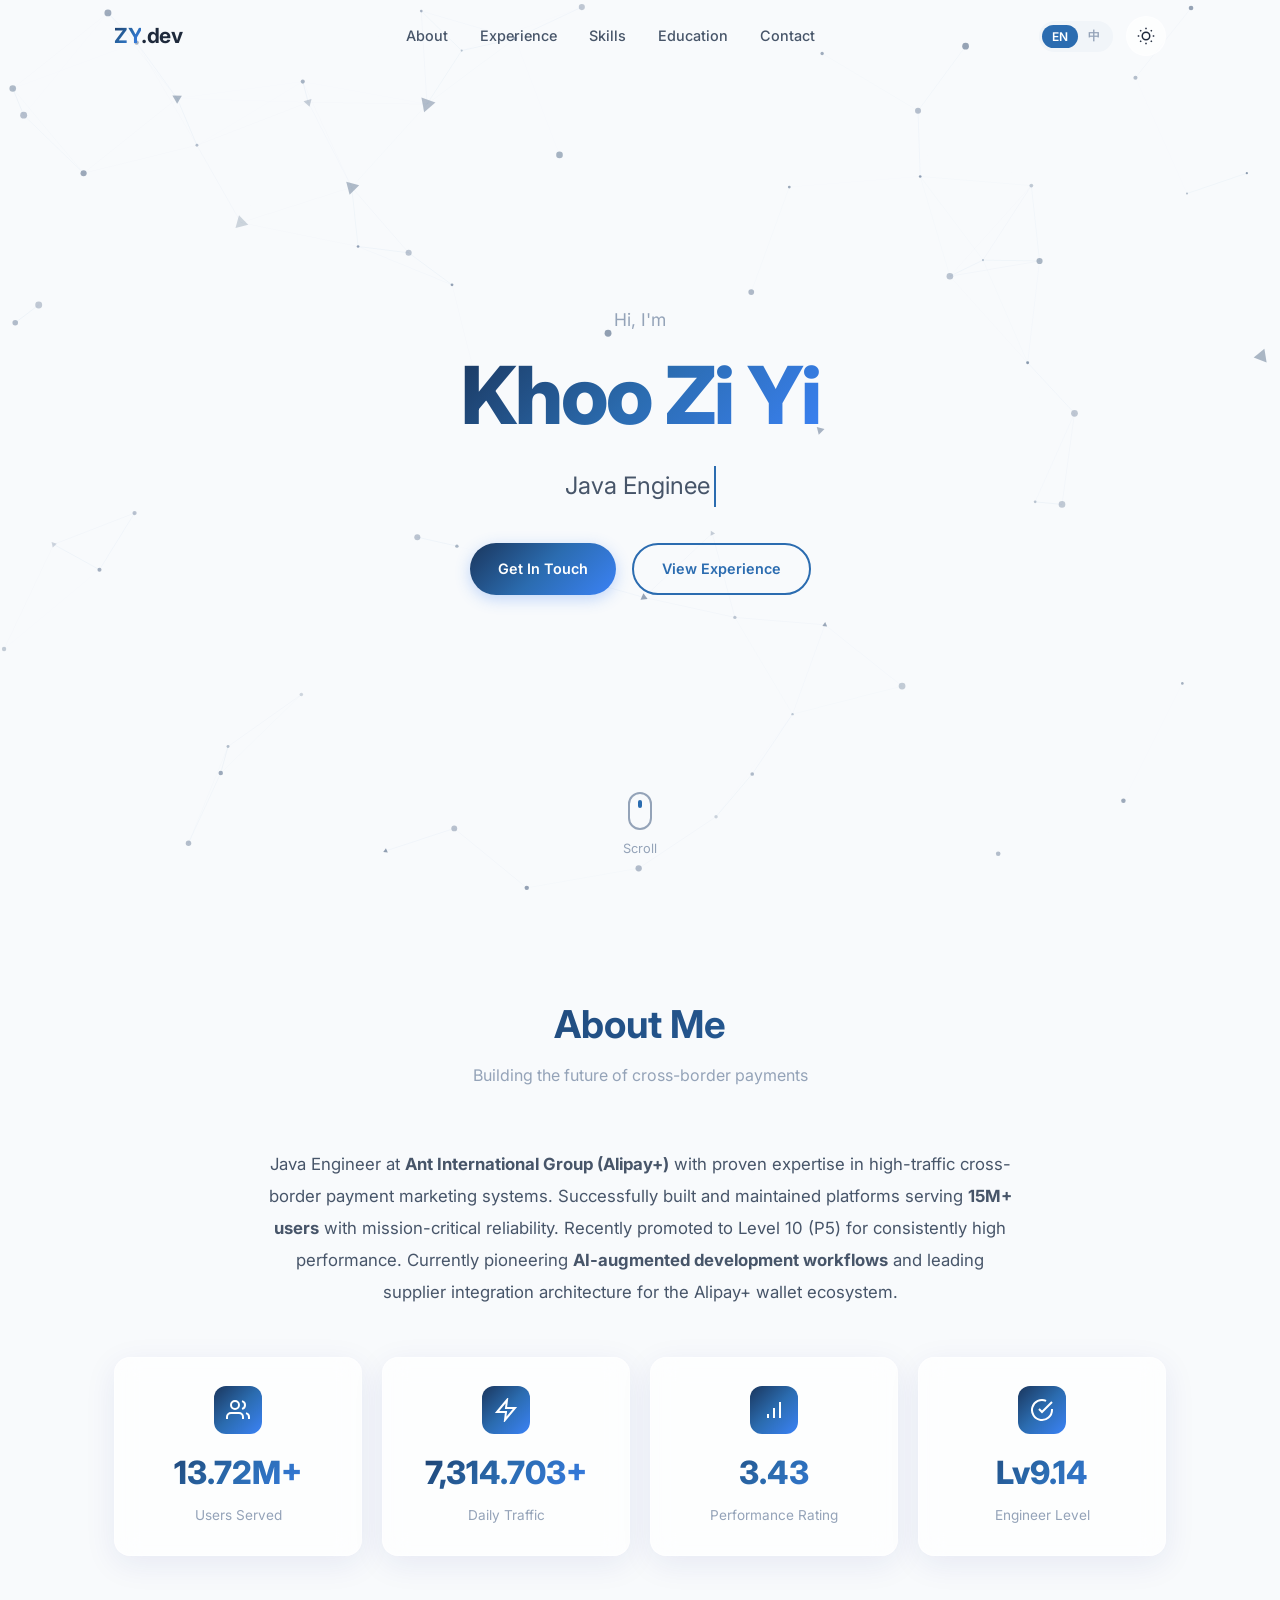
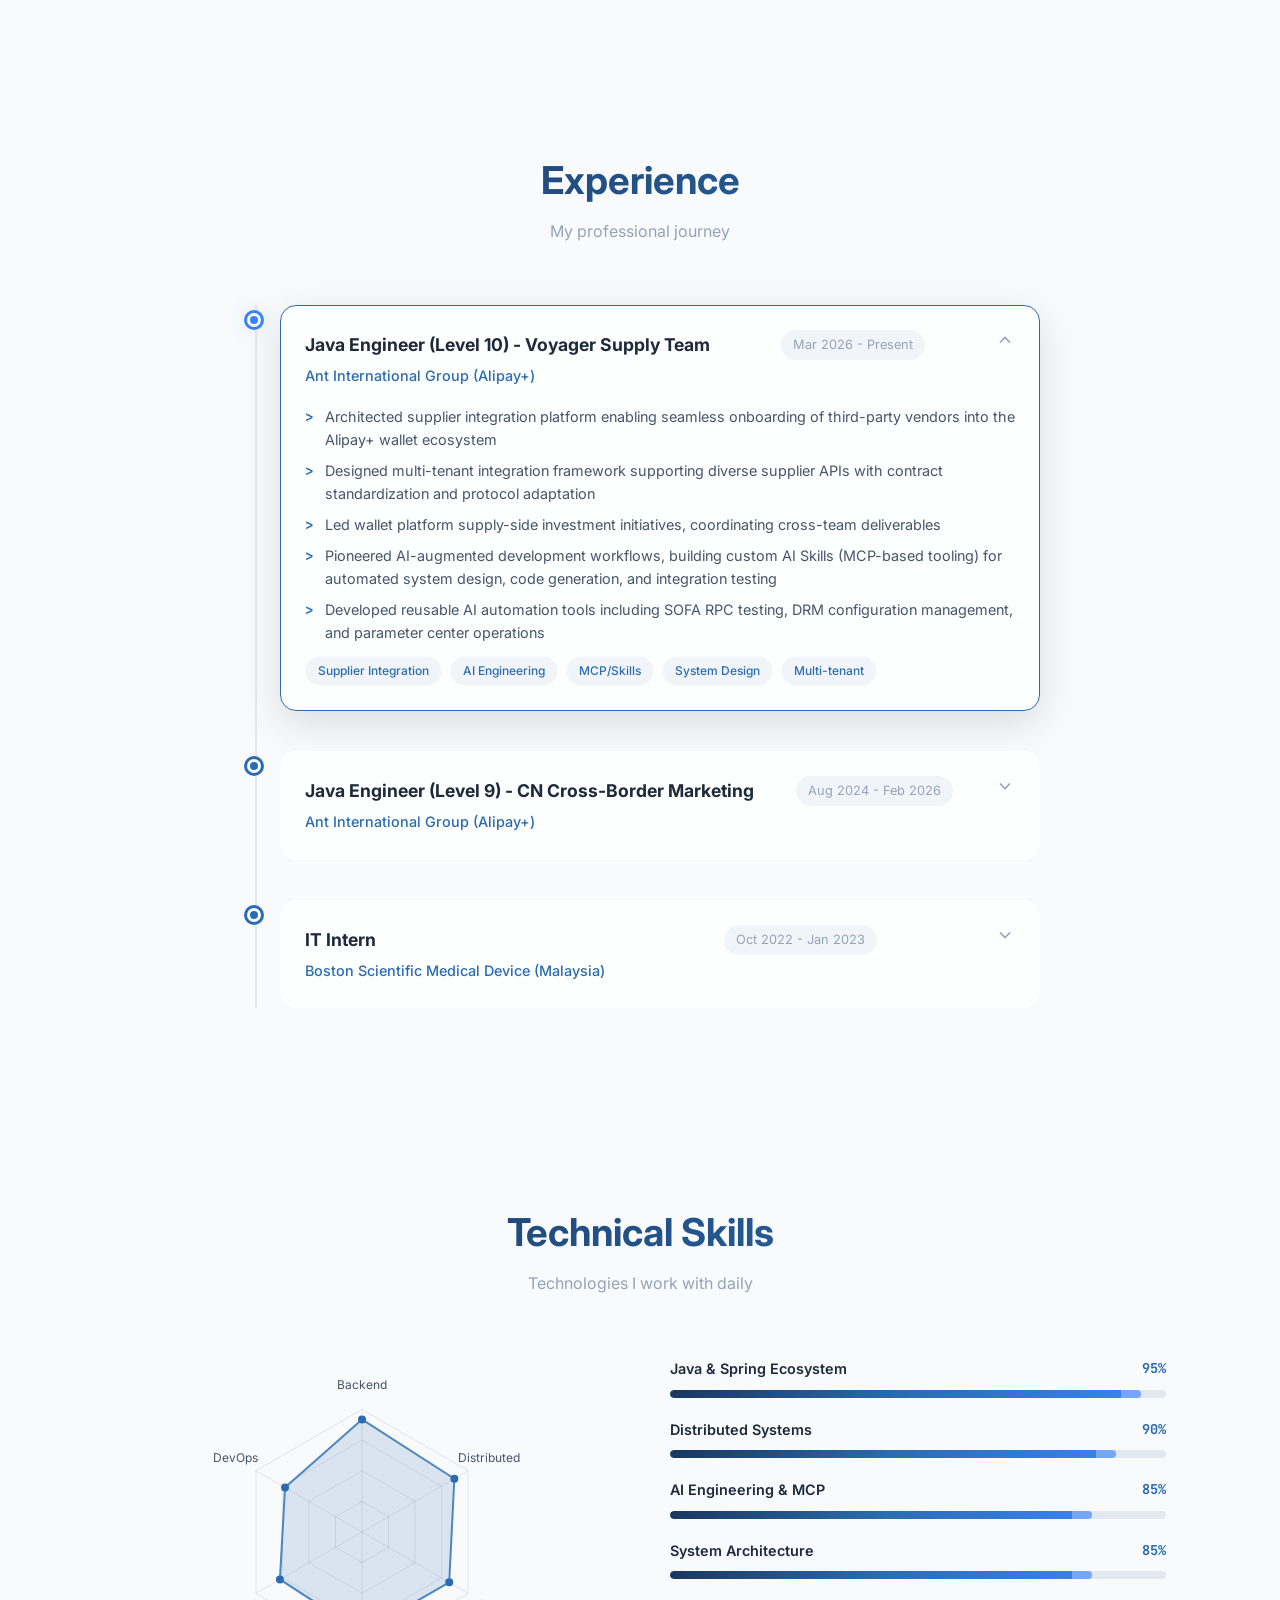
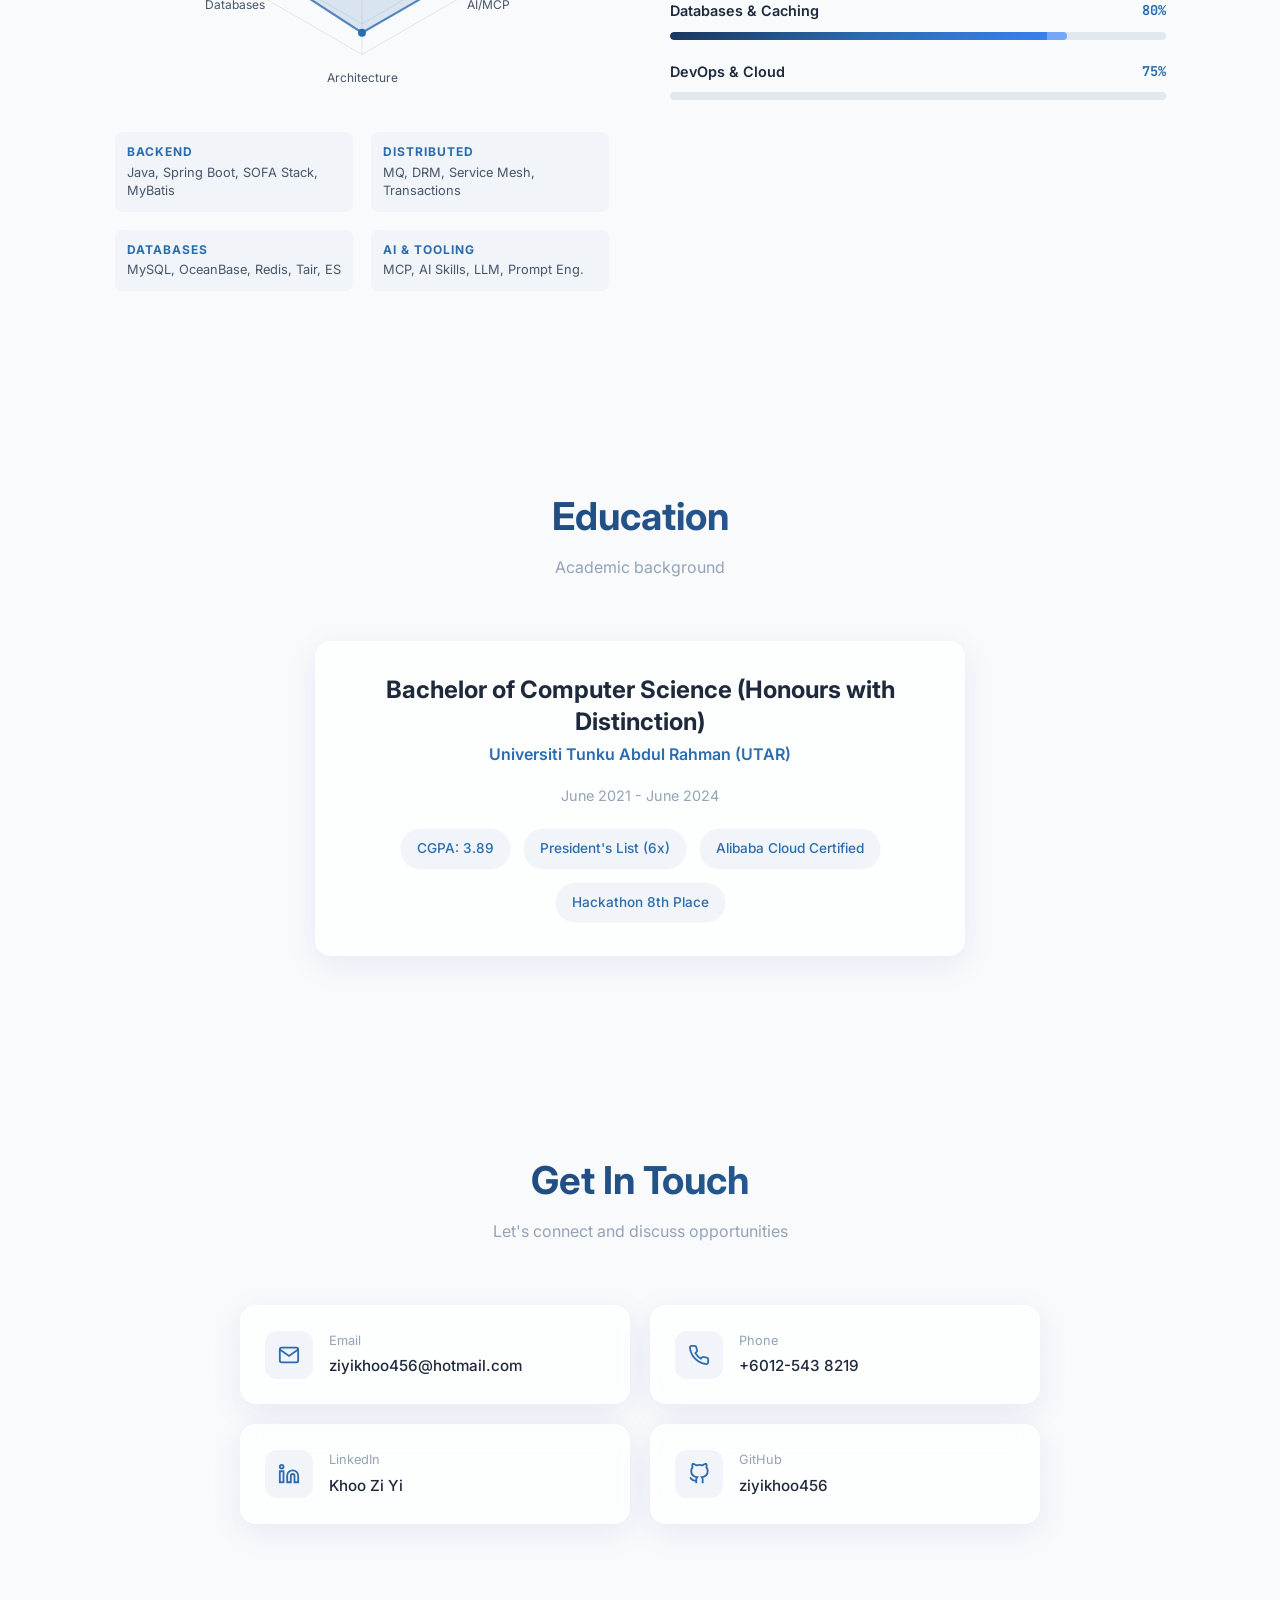
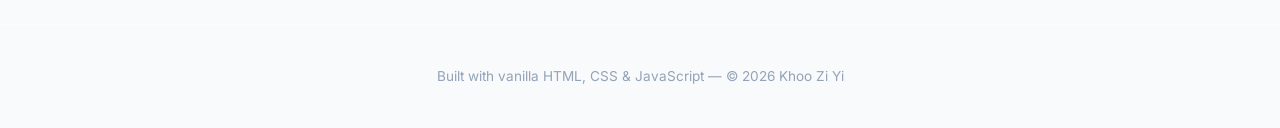
<file: index.html>
<!DOCTYPE html>
<html lang="en" data-theme="light">
<head>
    <meta charset="UTF-8">
    <meta name="viewport" content="width=device-width, initial-scale=1.0">
    <meta name="description" content="Khoo Zi Yi - Java Engineer at Ant International Group. Specializing in fintech, cross-border payments, and AI engineering.">
    <meta property="og:title" content="Khoo Zi Yi | Java Engineer">
    <meta property="og:description" content="Portfolio - Fintech, Cross-Border Payments, AI Engineering">
    <title>Khoo Zi Yi | Java Engineer</title>

    <!-- Fonts -->
    <link rel="preconnect" href="https://fonts.googleapis.com">
    <link rel="preconnect" href="https://fonts.gstatic.com" crossorigin>
    <link href="https://fonts.googleapis.com/css2?family=Inter:wght@300;400;500;600;700;800&family=JetBrains+Mono:wght@400;500;700&display=swap" rel="stylesheet">

    <!-- Favicon -->
    <link rel="icon" href="assets/favicon.svg" type="image/svg+xml">

    <!-- Styles -->
    <link rel="stylesheet" href="css/variables.css">
    <link rel="stylesheet" href="css/base.css">
    <link rel="stylesheet" href="css/animations.css">
    <link rel="stylesheet" href="css/layout.css">
    <link rel="stylesheet" href="css/components.css">
    <link rel="stylesheet" href="css/hero.css">
    <link rel="stylesheet" href="css/timeline.css">
    <link rel="stylesheet" href="css/skills.css">
</head>
<body>
    <!-- Navigation -->
    <nav class="nav" id="navbar">
        <div class="nav-inner">
            <a href="#" class="nav-logo"><span>ZY</span>.dev</a>

            <div class="nav-links" id="navLinks">
                <a href="#about" class="nav-link" data-i18n="nav.about">About</a>
                <a href="#experience" class="nav-link" data-i18n="nav.experience">Experience</a>
                <a href="#skills" class="nav-link" data-i18n="nav.skills">Skills</a>
                <a href="#education" class="nav-link" data-i18n="nav.education">Education</a>
                <a href="#contact" class="nav-link" data-i18n="nav.contact">Contact</a>
            </div>

            <div class="nav-controls">
                <!-- Language Toggle -->
                <div class="lang-toggle">
                    <button class="lang-btn active" data-lang="en">EN</button>
                    <button class="lang-btn" data-lang="cn">中</button>
                </div>

                <!-- Theme Toggle -->
                <button class="nav-toggle-btn" id="themeToggle" aria-label="Toggle theme">
                    <svg class="icon-sun" viewBox="0 0 24 24" fill="none" stroke="currentColor" stroke-width="2">
                        <circle cx="12" cy="12" r="5"/>
                        <path d="M12 1v2M12 21v2M4.22 4.22l1.42 1.42M18.36 18.36l1.42 1.42M1 12h2M21 12h2M4.22 19.78l1.42-1.42M18.36 5.64l1.42-1.42"/>
                    </svg>
                    <svg class="icon-moon" viewBox="0 0 24 24" fill="none" stroke="currentColor" stroke-width="2" style="display:none;">
                        <path d="M21 12.79A9 9 0 1 1 11.21 3 7 7 0 0 0 21 12.79z"/>
                    </svg>
                </button>

                <!-- Hamburger -->
                <div class="hamburger" id="hamburger">
                    <span></span>
                    <span></span>
                    <span></span>
                </div>
            </div>
        </div>
    </nav>

    <!-- Mobile Navigation -->
    <div class="mobile-nav" id="mobileNav">
        <a href="#about" class="nav-link" data-i18n="nav.about">About</a>
        <a href="#experience" class="nav-link" data-i18n="nav.experience">Experience</a>
        <a href="#skills" class="nav-link" data-i18n="nav.skills">Skills</a>
        <a href="#education" class="nav-link" data-i18n="nav.education">Education</a>
        <a href="#contact" class="nav-link" data-i18n="nav.contact">Contact</a>
    </div>

    <!-- Hero Section -->
    <section class="hero" id="hero">
        <canvas class="hero-canvas" id="particleCanvas"></canvas>
        <div class="hero-content">
            <p class="hero-greeting" data-i18n="hero.greeting">Hi, I'm</p>
            <h1 class="hero-name" data-i18n="hero.name">Khoo Zi Yi</h1>
            <div class="hero-typing-container">
                <span class="hero-typing" id="typingText"></span>
            </div>
            <div class="hero-cta">
                <a href="#contact" class="btn btn-primary" data-i18n="hero.cta1">Get In Touch</a>
                <a href="#experience" class="btn btn-outline" data-i18n="hero.cta2">View Experience</a>
            </div>
        </div>
        <div class="hero-scroll-indicator">
            <div class="scroll-mouse"></div>
            <span data-i18n="hero.scroll">Scroll</span>
        </div>
    </section>

    <!-- About Section -->
    <section class="section" id="about">
        <div class="container">
            <div class="section-header" data-reveal="fade-up">
                <h2 class="section-title" data-i18n="about.title">About Me</h2>
                <p class="section-subtitle" data-i18n="about.subtitle">Building the future of cross-border payments</p>
            </div>

            <div data-reveal="fade-up" data-reveal-delay="200">
                <p class="summary-text" style="text-align:center; max-width:750px; margin:0 auto 48px; font-size:1.05rem; line-height:1.9;" data-i18n-html="about.summary">
                    Java Engineer at <strong>Ant International Group (Alipay+)</strong> with proven expertise in high-traffic cross-border payment marketing systems. Successfully built and maintained platforms serving <strong>15M+ users</strong> with mission-critical reliability. Recently promoted to Level 10 (P5) for consistently high performance. Currently pioneering <strong>AI-augmented development workflows</strong> and leading supplier integration architecture for the Alipay+ wallet ecosystem.
                </p>
            </div>

            <!-- Counter Cards -->
            <div style="display:grid; grid-template-columns: repeat(auto-fit, minmax(200px, 1fr)); gap:20px;">
                <div class="glass-card counter-card" data-reveal="scale" data-reveal-delay="100">
                    <div class="counter-icon">
                        <svg viewBox="0 0 24 24" fill="none" stroke="currentColor" stroke-width="2"><path d="M17 21v-2a4 4 0 0 0-4-4H5a4 4 0 0 0-4 4v2"/><circle cx="9" cy="7" r="4"/><path d="M23 21v-2a4 4 0 0 0-3-3.87"/><path d="M16 3.13a4 4 0 0 1 0 7.75"/></svg>
                    </div>
                    <div class="counter-value" data-count-to="15" data-count-suffix="M+">0</div>
                    <div class="counter-label" data-i18n="about.counter1">Users Served</div>
                </div>

                <div class="glass-card counter-card" data-reveal="scale" data-reveal-delay="200">
                    <div class="counter-icon">
                        <svg viewBox="0 0 24 24" fill="none" stroke="currentColor" stroke-width="2"><path d="M13 2L3 14h9l-1 8 10-12h-9l1-8z"/></svg>
                    </div>
                    <div class="counter-value" data-count-to="8000" data-count-suffix="+">0</div>
                    <div class="counter-label" data-i18n="about.counter2">Daily Traffic</div>
                </div>

                <div class="glass-card counter-card" data-reveal="scale" data-reveal-delay="300">
                    <div class="counter-icon">
                        <svg viewBox="0 0 24 24" fill="none" stroke="currentColor" stroke-width="2"><path d="M12 20V10"/><path d="M18 20V4"/><path d="M6 20v-4"/></svg>
                    </div>
                    <div class="counter-value" data-count-to="3.75" data-count-suffix="">0</div>
                    <div class="counter-label" data-i18n="about.counter3">Performance Rating</div>
                </div>

                <div class="glass-card counter-card" data-reveal="scale" data-reveal-delay="400">
                    <div class="counter-icon">
                        <svg viewBox="0 0 24 24" fill="none" stroke="currentColor" stroke-width="2"><path d="M22 11.08V12a10 10 0 1 1-5.93-9.14"/><polyline points="22 4 12 14.01 9 11.01"/></svg>
                    </div>
                    <div class="counter-value" data-count-to="10" data-count-suffix="" data-count-prefix="Lv">0</div>
                    <div class="counter-label" data-i18n="about.counter4">Engineer Level</div>
                </div>
            </div>
        </div>
    </section>

    <!-- Experience Section -->
    <section class="section" id="experience">
        <div class="container">
            <div class="section-header" data-reveal="fade-up">
                <h2 class="section-title" data-i18n="exp.title">Experience</h2>
                <p class="section-subtitle" data-i18n="exp.subtitle">My professional journey</p>
            </div>

            <div class="timeline" data-reveal="fade-up" data-reveal-delay="200">
                <!-- Current Role -->
                <div class="timeline-item current">
                    <div class="timeline-dot"></div>
                    <div class="timeline-card">
                        <div class="timeline-header">
                            <div>
                                <div class="timeline-role" data-i18n="exp.role1.title">Java Engineer (Level 10) - Voyager Supply Team</div>
                                <div class="timeline-company">Ant International Group (Alipay+)</div>
                            </div>
                            <span class="timeline-date" data-i18n="exp.role1.date">Mar 2026 - Present</span>
                            <svg class="timeline-expand-icon" width="20" height="20" viewBox="0 0 24 24" fill="none" stroke="currentColor" stroke-width="2"><polyline points="6 9 12 15 18 9"/></svg>
                        </div>
                        <div class="timeline-details">
                            <ul data-i18n-html="exp.role1.details">
                                <li>Architected supplier integration platform enabling seamless onboarding of third-party vendors into the Alipay+ wallet ecosystem</li>
                                <li>Designed multi-tenant integration framework supporting diverse supplier APIs with contract standardization and protocol adaptation</li>
                                <li>Led wallet platform supply-side investment initiatives, coordinating cross-team deliverables</li>
                                <li>Pioneered AI-augmented development workflows, building custom AI Skills (MCP-based tooling) for automated system design, code generation, and integration testing</li>
                                <li>Developed reusable AI automation tools including SOFA RPC testing, DRM configuration management, and parameter center operations</li>
                            </ul>
                            <div class="tags-container">
                                <span class="tag">Supplier Integration</span>
                                <span class="tag">AI Engineering</span>
                                <span class="tag">MCP/Skills</span>
                                <span class="tag">System Design</span>
                                <span class="tag">Multi-tenant</span>
                            </div>
                        </div>
                    </div>
                </div>

                <!-- Previous Role -->
                <div class="timeline-item">
                    <div class="timeline-dot"></div>
                    <div class="timeline-card">
                        <div class="timeline-header">
                            <div>
                                <div class="timeline-role" data-i18n="exp.role2.title">Java Engineer (Level 9) - CN Cross-Border Marketing</div>
                                <div class="timeline-company">Ant International Group (Alipay+)</div>
                            </div>
                            <span class="timeline-date" data-i18n="exp.role2.date">Aug 2024 - Feb 2026</span>
                            <svg class="timeline-expand-icon" width="20" height="20" viewBox="0 0 24 24" fill="none" stroke="currentColor" stroke-width="2"><polyline points="6 9 12 15 18 9"/></svg>
                        </div>
                        <div class="timeline-details">
                            <ul data-i18n-html="exp.role2.details">
                                <li>Built high-traffic cross-border marketing platform serving 15M+ Chinese outbound users with 8,000+ daily traffic</li>
                                <li>Owned end-to-end delivery of per-transaction discount campaigns including referral programs, promotional lottery events, and cumulative spending promotions</li>
                                <li>Designed viral referral system enabling user-to-user invitation with real-time reward distribution and anti-fraud validation</li>
                                <li>Developed campaign management platform for large-scale promotional events (Double 11, CNY) with high concurrency and graceful degradation</li>
                                <li>Built intelligent marketing push system with user segmentation, timing optimization, and A/B testing</li>
                                <li>Achieved performance ratings of 3.5 (2024) and 3.75 (2025), resulting in promotion from Level 9 to Level 10</li>
                            </ul>
                            <div class="tags-container">
                                <span class="tag">Cross-Border Payments</span>
                                <span class="tag">Marketing Platform</span>
                                <span class="tag">High Concurrency</span>
                                <span class="tag">Campaign Systems</span>
                                <span class="tag">Push Notification</span>
                            </div>
                        </div>
                    </div>
                </div>

                <!-- Internship -->
                <div class="timeline-item">
                    <div class="timeline-dot"></div>
                    <div class="timeline-card">
                        <div class="timeline-header">
                            <div>
                                <div class="timeline-role" data-i18n="exp.role3.title">IT Intern</div>
                                <div class="timeline-company">Boston Scientific Medical Device (Malaysia)</div>
                            </div>
                            <span class="timeline-date" data-i18n="exp.role3.date">Oct 2022 - Jan 2023</span>
                            <svg class="timeline-expand-icon" width="20" height="20" viewBox="0 0 24 24" fill="none" stroke="currentColor" stroke-width="2"><polyline points="6 9 12 15 18 9"/></svg>
                        </div>
                        <div class="timeline-details">
                            <ul data-i18n-html="exp.role3.details">
                                <li>Conducted WiFi Onsite survey, delivering project 50% ahead of schedule</li>
                                <li>Developed 3 Power Apps (Referral, Survey, Request Tracking) improving operational efficiency by 20-30%</li>
                                <li>Built SharePoint site for Finance department, reducing processing time by 30%</li>
                            </ul>
                            <div class="tags-container">
                                <span class="tag">Power Apps</span>
                                <span class="tag">SharePoint</span>
                                <span class="tag">IT Infrastructure</span>
                            </div>
                        </div>
                    </div>
                </div>
            </div>
        </div>
    </section>

    <!-- Skills Section -->
    <section class="section" id="skills">
        <div class="container">
            <div class="section-header" data-reveal="fade-up">
                <h2 class="section-title" data-i18n="skills.title">Technical Skills</h2>
                <p class="section-subtitle" data-i18n="skills.subtitle">Technologies I work with daily</p>
            </div>

            <div class="skills-container">
                <!-- Radar Chart -->
                <div class="radar-chart-container" data-reveal="fade-right">
                    <canvas class="radar-canvas" id="radarChart"></canvas>
                    <div class="skill-categories">
                        <div class="skill-cat">
                            <h4 data-i18n="skills.cat1.title">Backend</h4>
                            <p data-i18n="skills.cat1.desc">Java, Spring Boot, SOFA Stack, MyBatis</p>
                        </div>
                        <div class="skill-cat">
                            <h4 data-i18n="skills.cat2.title">Distributed</h4>
                            <p data-i18n="skills.cat2.desc">MQ, DRM, Service Mesh, Transactions</p>
                        </div>
                        <div class="skill-cat">
                            <h4 data-i18n="skills.cat3.title">Databases</h4>
                            <p data-i18n="skills.cat3.desc">MySQL, OceanBase, Redis, Tair, ES</p>
                        </div>
                        <div class="skill-cat">
                            <h4 data-i18n="skills.cat4.title">AI & Tooling</h4>
                            <p data-i18n="skills.cat4.desc">MCP, AI Skills, LLM, Prompt Eng.</p>
                        </div>
                    </div>
                </div>

                <!-- Progress Bars -->
                <div class="skills-bars" data-reveal="fade-left">
                    <div class="skill-bar-item">
                        <div class="skill-bar-header">
                            <span class="skill-bar-name" data-i18n="skills.bar1">Java & Spring Ecosystem</span>
                            <span class="skill-bar-percent">95%</span>
                        </div>
                        <div class="skill-bar-track">
                            <div class="skill-bar-fill" data-width="95"></div>
                        </div>
                    </div>
                    <div class="skill-bar-item">
                        <div class="skill-bar-header">
                            <span class="skill-bar-name" data-i18n="skills.bar2">Distributed Systems</span>
                            <span class="skill-bar-percent">90%</span>
                        </div>
                        <div class="skill-bar-track">
                            <div class="skill-bar-fill" data-width="90"></div>
                        </div>
                    </div>
                    <div class="skill-bar-item">
                        <div class="skill-bar-header">
                            <span class="skill-bar-name" data-i18n="skills.bar3">AI Engineering & MCP</span>
                            <span class="skill-bar-percent">85%</span>
                        </div>
                        <div class="skill-bar-track">
                            <div class="skill-bar-fill" data-width="85"></div>
                        </div>
                    </div>
                    <div class="skill-bar-item">
                        <div class="skill-bar-header">
                            <span class="skill-bar-name" data-i18n="skills.bar4">System Architecture</span>
                            <span class="skill-bar-percent">85%</span>
                        </div>
                        <div class="skill-bar-track">
                            <div class="skill-bar-fill" data-width="85"></div>
                        </div>
                    </div>
                    <div class="skill-bar-item">
                        <div class="skill-bar-header">
                            <span class="skill-bar-name" data-i18n="skills.bar5">Databases & Caching</span>
                            <span class="skill-bar-percent">80%</span>
                        </div>
                        <div class="skill-bar-track">
                            <div class="skill-bar-fill" data-width="80"></div>
                        </div>
                    </div>
                    <div class="skill-bar-item">
                        <div class="skill-bar-header">
                            <span class="skill-bar-name" data-i18n="skills.bar6">DevOps & Cloud</span>
                            <span class="skill-bar-percent">75%</span>
                        </div>
                        <div class="skill-bar-track">
                            <div class="skill-bar-fill" data-width="75"></div>
                        </div>
                    </div>
                </div>
            </div>
        </div>
    </section>

    <!-- Education Section -->
    <section class="section" id="education">
        <div class="container">
            <div class="section-header" data-reveal="fade-up">
                <h2 class="section-title" data-i18n="edu.title">Education</h2>
                <p class="section-subtitle" data-i18n="edu.subtitle">Academic background</p>
            </div>

            <div style="max-width:650px; margin:0 auto;" data-reveal="scale" data-reveal-delay="200">
                <div class="glass-card" style="text-align:center;">
                    <h3 style="margin-bottom:4px;" data-i18n="edu.degree">Bachelor of Computer Science (Honours with Distinction)</h3>
                    <p style="color:var(--accent-2); font-weight:600; margin-bottom:16px;" data-i18n="edu.university">Universiti Tunku Abdul Rahman (UTAR)</p>
                    <p style="color:var(--text-muted); font-size:0.9rem; margin-bottom:20px;" data-i18n="edu.duration">June 2021 - June 2024</p>

                    <div style="display:flex; flex-wrap:wrap; gap:12px; justify-content:center;">
                        <div class="tag" style="padding:8px 16px; font-size:0.85rem;">CGPA: 3.89</div>
                        <div class="tag" style="padding:8px 16px; font-size:0.85rem;" data-i18n="edu.badge1">President's List (6x)</div>
                        <div class="tag" style="padding:8px 16px; font-size:0.85rem;" data-i18n="edu.badge2">Alibaba Cloud Certified</div>
                        <div class="tag" style="padding:8px 16px; font-size:0.85rem;" data-i18n="edu.badge3">Hackathon 8th Place</div>
                    </div>
                </div>
            </div>
        </div>
    </section>

    <!-- Contact Section -->
    <section class="section" id="contact">
        <div class="container">
            <div class="section-header" data-reveal="fade-up">
                <h2 class="section-title" data-i18n="contact.title">Get In Touch</h2>
                <p class="section-subtitle" data-i18n="contact.subtitle">Let's connect and discuss opportunities</p>
            </div>

            <div style="display:grid; grid-template-columns: repeat(auto-fit, minmax(260px, 1fr)); gap:20px; max-width:800px; margin:0 auto;">
                <a href="mailto:ziyikhoo456@hotmail.com" class="glass-card contact-card" data-reveal="fade-up" data-reveal-delay="100">
                    <div class="contact-icon">
                        <svg viewBox="0 0 24 24" fill="none" stroke="currentColor" stroke-width="2" width="22" height="22"><path d="M4 4h16c1.1 0 2 .9 2 2v12c0 1.1-.9 2-2 2H4c-1.1 0-2-.9-2-2V6c0-1.1.9-2 2-2z"/><polyline points="22,6 12,13 2,6"/></svg>
                    </div>
                    <div>
                        <div class="contact-label" data-i18n="contact.email.label">Email</div>
                        <div class="contact-value">ziyikhoo456@hotmail.com</div>
                    </div>
                </a>

                <a href="tel:+60125438219" class="glass-card contact-card" data-reveal="fade-up" data-reveal-delay="200">
                    <div class="contact-icon">
                        <svg viewBox="0 0 24 24" fill="none" stroke="currentColor" stroke-width="2" width="22" height="22"><path d="M22 16.92v3a2 2 0 0 1-2.18 2 19.79 19.79 0 0 1-8.63-3.07 19.5 19.5 0 0 1-6-6 19.79 19.79 0 0 1-3.07-8.67A2 2 0 0 1 4.11 2h3a2 2 0 0 1 2 1.72 12.84 12.84 0 0 0 .7 2.81 2 2 0 0 1-.45 2.11L8.09 9.91a16 16 0 0 0 6 6l1.27-1.27a2 2 0 0 1 2.11-.45 12.84 12.84 0 0 0 2.81.7A2 2 0 0 1 22 16.92z"/></svg>
                    </div>
                    <div>
                        <div class="contact-label" data-i18n="contact.phone.label">Phone</div>
                        <div class="contact-value">+6012-543 8219</div>
                    </div>
                </a>

                <a href="https://www.linkedin.com/in/khoo-zi-yi-710572249" target="_blank" class="glass-card contact-card" data-reveal="fade-up" data-reveal-delay="300">
                    <div class="contact-icon">
                        <svg viewBox="0 0 24 24" fill="none" stroke="currentColor" stroke-width="2" width="22" height="22"><path d="M16 8a6 6 0 0 1 6 6v7h-4v-7a2 2 0 0 0-2-2 2 2 0 0 0-2 2v7h-4v-7a6 6 0 0 1 6-6z"/><rect x="2" y="9" width="4" height="12"/><circle cx="4" cy="4" r="2"/></svg>
                    </div>
                    <div>
                        <div class="contact-label">LinkedIn</div>
                        <div class="contact-value">Khoo Zi Yi</div>
                    </div>
                </a>

                <a href="https://github.com/ziyikhoo456" target="_blank" class="glass-card contact-card" data-reveal="fade-up" data-reveal-delay="400">
                    <div class="contact-icon">
                        <svg viewBox="0 0 24 24" fill="none" stroke="currentColor" stroke-width="2" width="22" height="22"><path d="M9 19c-5 1.5-5-2.5-7-3m14 6v-3.87a3.37 3.37 0 0 0-.94-2.61c3.14-.35 6.44-1.54 6.44-7A5.44 5.44 0 0 0 20 4.77 5.07 5.07 0 0 0 19.91 1S18.73.65 16 2.48a13.38 13.38 0 0 0-7 0C6.27.65 5.09 1 5.09 1A5.07 5.07 0 0 0 5 4.77a5.44 5.44 0 0 0-1.5 3.78c0 5.42 3.3 6.61 6.44 7A3.37 3.37 0 0 0 9 18.13V22"/></svg>
                    </div>
                    <div>
                        <div class="contact-label">GitHub</div>
                        <div class="contact-value">ziyikhoo456</div>
                    </div>
                </a>
            </div>
        </div>
    </section>

    <!-- Footer -->
    <footer style="text-align:center; padding:40px 20px; border-top:1px solid var(--glass-border);">
        <p style="font-size:0.85rem; color:var(--text-muted);">
            <span data-i18n="footer.built">Built with vanilla HTML, CSS & JavaScript</span> &mdash; <span data-i18n="footer.copy">&copy; 2026 Khoo Zi Yi</span>
        </p>
    </footer>

    <!-- Scripts -->
    <script type="module" src="js/app.js"></script>
</body>
</html>
</file>
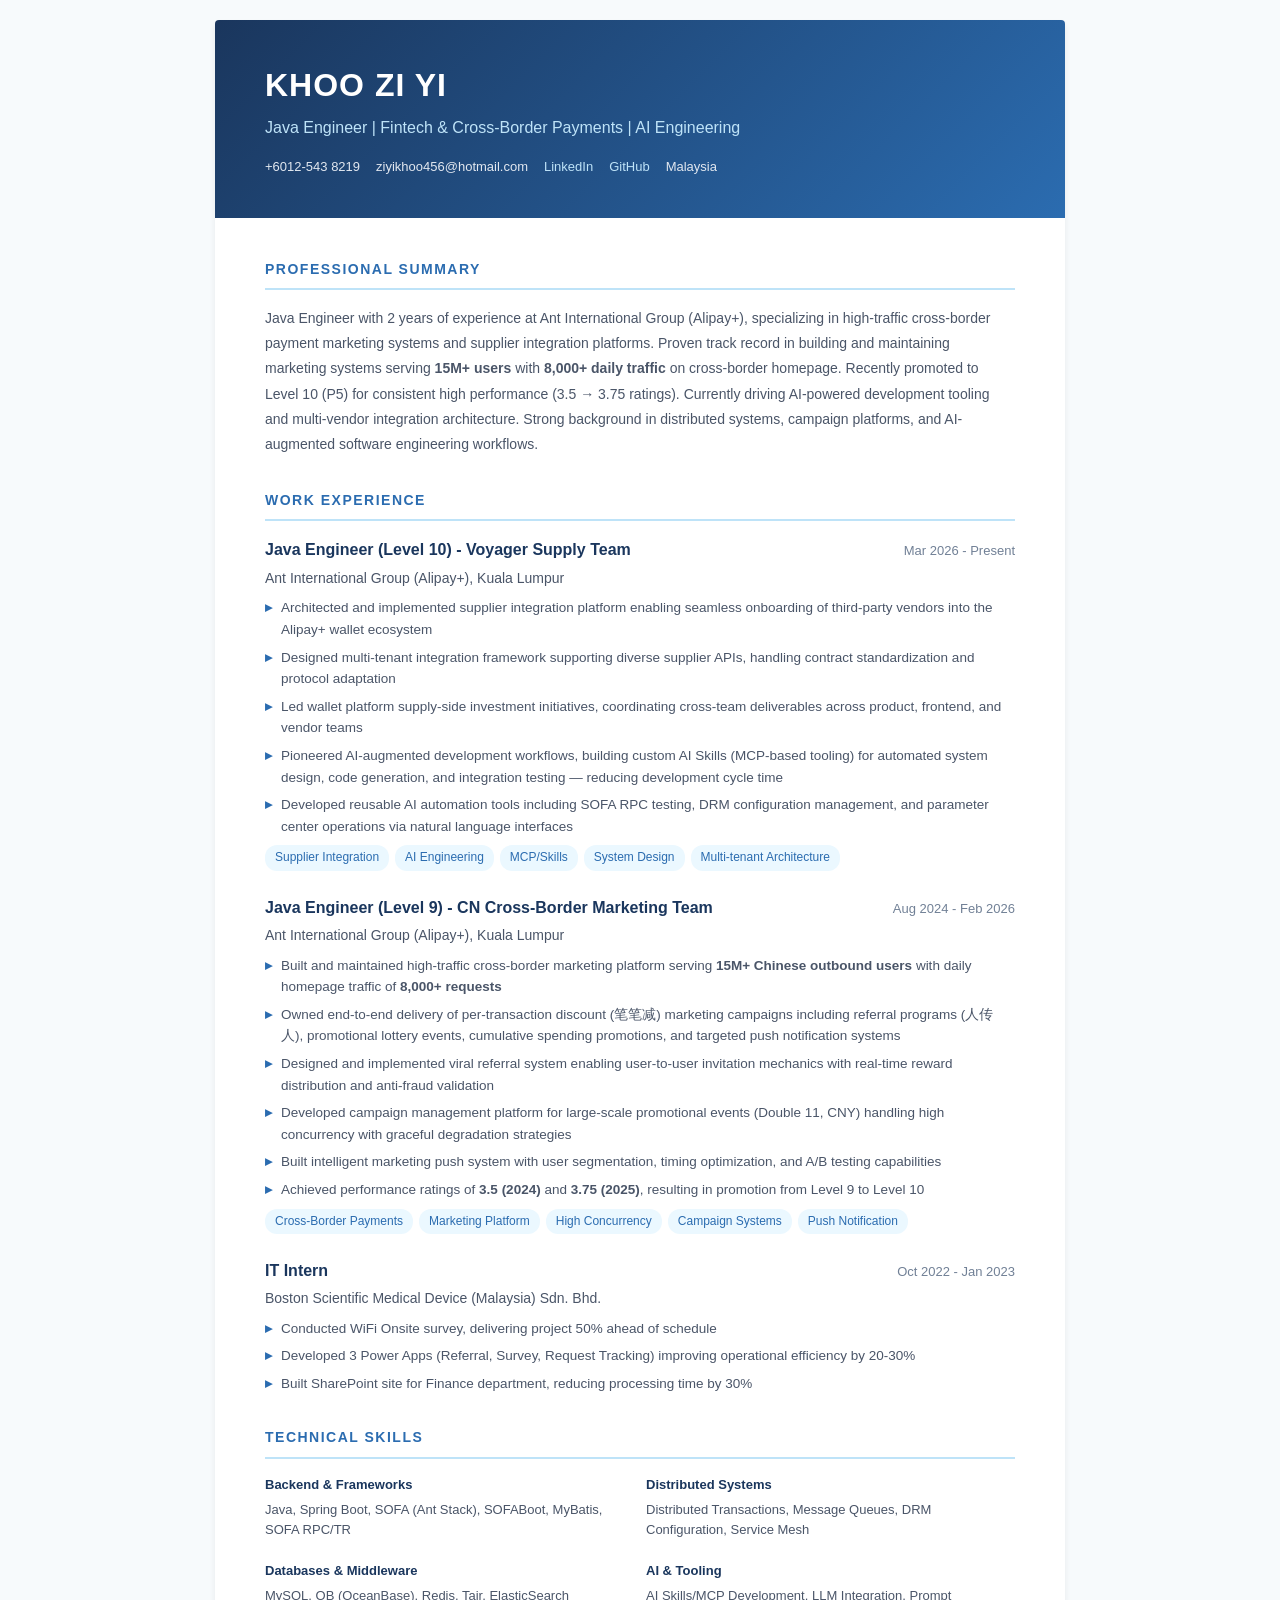
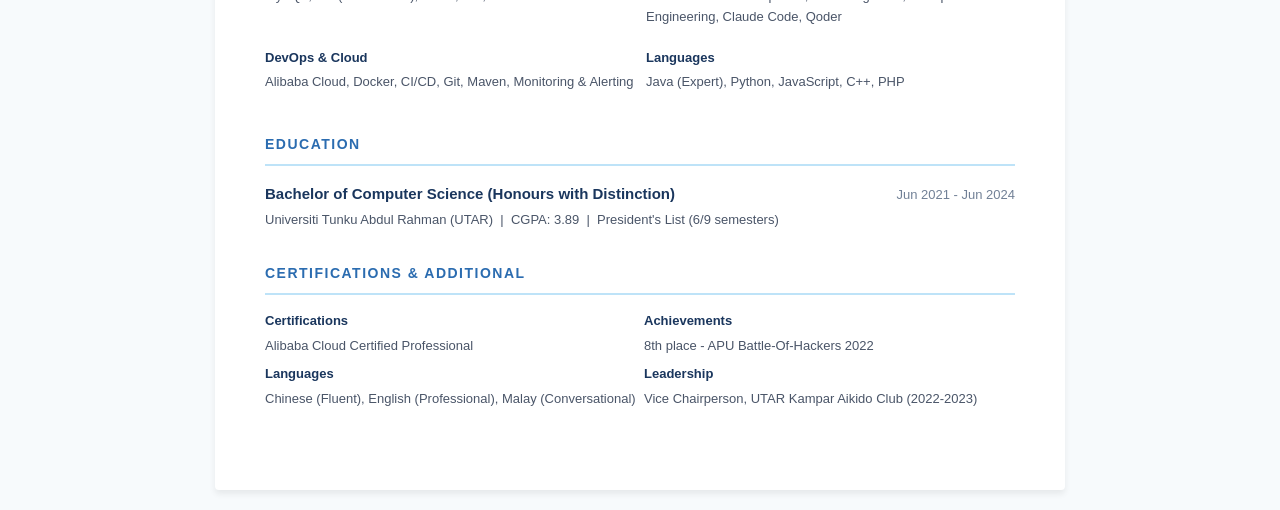
<file: resume.html>
<!DOCTYPE html>
<html lang="en">
<head>
    <meta charset="UTF-8">
    <meta name="viewport" content="width=device-width, initial-scale=1.0">
    <title>Khoo Zi Yi - Java Engineer</title>
    <style>
        * {
            margin: 0;
            padding: 0;
            box-sizing: border-box;
        }
        body {
            font-family: 'Segoe UI', Tahoma, Geneva, Verdana, sans-serif;
            line-height: 1.6;
            color: #2d3748;
            background: #f7fafc;
            padding: 20px;
        }
        .resume {
            max-width: 850px;
            margin: 0 auto;
            background: #ffffff;
            box-shadow: 0 4px 6px rgba(0, 0, 0, 0.07);
            border-radius: 4px;
        }
        .header {
            background: linear-gradient(135deg, #1a365d 0%, #2b6cb0 100%);
            color: #ffffff;
            padding: 40px 50px;
            border-radius: 4px 4px 0 0;
        }
        .header h1 {
            font-size: 32px;
            font-weight: 700;
            letter-spacing: 1px;
            margin-bottom: 4px;
        }
        .header .title {
            font-size: 16px;
            font-weight: 300;
            color: #bee3f8;
            margin-bottom: 16px;
        }
        .contact-info {
            display: flex;
            flex-wrap: wrap;
            gap: 16px;
            font-size: 13px;
            color: #e2e8f0;
        }
        .contact-info a {
            color: #bee3f8;
            text-decoration: none;
        }
        .contact-info a:hover {
            text-decoration: underline;
        }
        .content {
            padding: 40px 50px;
        }
        .section {
            margin-bottom: 32px;
        }
        .section-title {
            font-size: 14px;
            font-weight: 700;
            text-transform: uppercase;
            letter-spacing: 1.5px;
            color: #2b6cb0;
            border-bottom: 2px solid #bee3f8;
            padding-bottom: 8px;
            margin-bottom: 16px;
        }
        .summary {
            font-size: 14px;
            color: #4a5568;
            line-height: 1.8;
        }
        .experience-item {
            margin-bottom: 24px;
        }
        .experience-header {
            display: flex;
            justify-content: space-between;
            align-items: baseline;
            flex-wrap: wrap;
            margin-bottom: 4px;
        }
        .experience-header h3 {
            font-size: 16px;
            font-weight: 600;
            color: #1a365d;
        }
        .experience-header .date {
            font-size: 13px;
            color: #718096;
            font-weight: 500;
        }
        .experience-company {
            font-size: 14px;
            color: #4a5568;
            font-weight: 500;
            margin-bottom: 8px;
        }
        .experience-details {
            list-style: none;
            padding: 0;
        }
        .experience-details li {
            font-size: 13.5px;
            color: #4a5568;
            padding-left: 16px;
            position: relative;
            margin-bottom: 6px;
            line-height: 1.6;
        }
        .experience-details li::before {
            content: "▸";
            position: absolute;
            left: 0;
            color: #2b6cb0;
            font-weight: bold;
        }
        .skills-grid {
            display: grid;
            grid-template-columns: 1fr 1fr;
            gap: 12px;
        }
        .skill-category {
            margin-bottom: 8px;
        }
        .skill-category h4 {
            font-size: 13px;
            font-weight: 600;
            color: #1a365d;
            margin-bottom: 4px;
        }
        .skill-category p {
            font-size: 13px;
            color: #4a5568;
        }
        .education-item {
            display: flex;
            justify-content: space-between;
            align-items: baseline;
            flex-wrap: wrap;
        }
        .education-item h3 {
            font-size: 15px;
            font-weight: 600;
            color: #1a365d;
        }
        .education-item .date {
            font-size: 13px;
            color: #718096;
        }
        .education-details {
            font-size: 13px;
            color: #4a5568;
            margin-top: 4px;
        }
        .tags {
            display: flex;
            flex-wrap: wrap;
            gap: 6px;
            margin-top: 8px;
        }
        .tag {
            background: #ebf8ff;
            color: #2b6cb0;
            font-size: 12px;
            padding: 3px 10px;
            border-radius: 12px;
            font-weight: 500;
        }
        .metrics {
            display: inline-block;
            background: #f0fff4;
            color: #276749;
            font-size: 12px;
            padding: 2px 8px;
            border-radius: 4px;
            font-weight: 600;
            margin-left: 4px;
        }
        .two-col {
            display: grid;
            grid-template-columns: 1fr 1fr;
            gap: 8px;
        }
        .cert-item, .lang-item {
            font-size: 13px;
            color: #4a5568;
        }
        @media print {
            body {
                background: white;
                padding: 0;
            }
            .resume {
                box-shadow: none;
                border-radius: 0;
            }
            .header {
                border-radius: 0;
                -webkit-print-color-adjust: exact;
                print-color-adjust: exact;
            }
        }
        @media (max-width: 600px) {
            .header, .content {
                padding: 24px;
            }
            .skills-grid, .two-col {
                grid-template-columns: 1fr;
            }
            .experience-header {
                flex-direction: column;
            }
        }
    </style>
</head>
<body>
    <div class="resume">
        <div class="header">
            <h1>KHOO ZI YI</h1>
            <div class="title">Java Engineer | Fintech & Cross-Border Payments | AI Engineering</div>
            <div class="contact-info">
                <span>+6012-543 8219</span>
                <span>ziyikhoo456@hotmail.com</span>
                <span><a href="https://www.linkedin.com/in/khoo-zi-yi-710572249">LinkedIn</a></span>
                <span><a href="https://github.com/ziyikhoo456">GitHub</a></span>
                <span>Malaysia</span>
            </div>
        </div>

        <div class="content">
            <!-- Professional Summary -->
            <div class="section">
                <div class="section-title">Professional Summary</div>
                <p class="summary">
                    Java Engineer with 2 years of experience at Ant International Group (Alipay+), specializing in high-traffic cross-border payment marketing systems and supplier integration platforms. Proven track record in building and maintaining marketing systems serving <strong>15M+ users</strong> with <strong>8,000+ daily traffic</strong> on cross-border homepage. Recently promoted to Level 10 (P5) for consistent high performance (3.5 → 3.75 ratings). Currently driving AI-powered development tooling and multi-vendor integration architecture. Strong background in distributed systems, campaign platforms, and AI-augmented software engineering workflows.
                </p>
            </div>

            <!-- Work Experience -->
            <div class="section">
                <div class="section-title">Work Experience</div>

                <!-- Role 2: Current -->
                <div class="experience-item">
                    <div class="experience-header">
                        <h3>Java Engineer (Level 10) - Voyager Supply Team</h3>
                        <span class="date">Mar 2026 - Present</span>
                    </div>
                    <div class="experience-company">Ant International Group (Alipay+), Kuala Lumpur</div>
                    <ul class="experience-details">
                        <li>Architected and implemented supplier integration platform enabling seamless onboarding of third-party vendors into the Alipay+ wallet ecosystem</li>
                        <li>Designed multi-tenant integration framework supporting diverse supplier APIs, handling contract standardization and protocol adaptation</li>
                        <li>Led wallet platform supply-side investment initiatives, coordinating cross-team deliverables across product, frontend, and vendor teams</li>
                        <li>Pioneered AI-augmented development workflows, building custom AI Skills (MCP-based tooling) for automated system design, code generation, and integration testing — reducing development cycle time</li>
                        <li>Developed reusable AI automation tools including SOFA RPC testing, DRM configuration management, and parameter center operations via natural language interfaces</li>
                    </ul>
                    <div class="tags">
                        <span class="tag">Supplier Integration</span>
                        <span class="tag">AI Engineering</span>
                        <span class="tag">MCP/Skills</span>
                        <span class="tag">System Design</span>
                        <span class="tag">Multi-tenant Architecture</span>
                    </div>
                </div>

                <!-- Role 1: Cross-border Marketing -->
                <div class="experience-item">
                    <div class="experience-header">
                        <h3>Java Engineer (Level 9) - CN Cross-Border Marketing Team</h3>
                        <span class="date">Aug 2024 - Feb 2026</span>
                    </div>
                    <div class="experience-company">Ant International Group (Alipay+), Kuala Lumpur</div>
                    <ul class="experience-details">
                        <li>Built and maintained high-traffic cross-border marketing platform serving <strong>15M+ Chinese outbound users</strong> with daily homepage traffic of <strong>8,000+ requests</strong></li>
                        <li>Owned end-to-end delivery of per-transaction discount (笔笔减) marketing campaigns including referral programs (人传人), promotional lottery events, cumulative spending promotions, and targeted push notification systems</li>
                        <li>Designed and implemented viral referral system enabling user-to-user invitation mechanics with real-time reward distribution and anti-fraud validation</li>
                        <li>Developed campaign management platform for large-scale promotional events (Double 11, CNY) handling high concurrency with graceful degradation strategies</li>
                        <li>Built intelligent marketing push system with user segmentation, timing optimization, and A/B testing capabilities</li>
                        <li>Achieved performance ratings of <strong>3.5 (2024)</strong> and <strong>3.75 (2025)</strong>, resulting in promotion from Level 9 to Level 10</li>
                    </ul>
                    <div class="tags">
                        <span class="tag">Cross-Border Payments</span>
                        <span class="tag">Marketing Platform</span>
                        <span class="tag">High Concurrency</span>
                        <span class="tag">Campaign Systems</span>
                        <span class="tag">Push Notification</span>
                    </div>
                </div>

                <!-- Internship -->
                <div class="experience-item">
                    <div class="experience-header">
                        <h3>IT Intern</h3>
                        <span class="date">Oct 2022 - Jan 2023</span>
                    </div>
                    <div class="experience-company">Boston Scientific Medical Device (Malaysia) Sdn. Bhd.</div>
                    <ul class="experience-details">
                        <li>Conducted WiFi Onsite survey, delivering project 50% ahead of schedule</li>
                        <li>Developed 3 Power Apps (Referral, Survey, Request Tracking) improving operational efficiency by 20-30%</li>
                        <li>Built SharePoint site for Finance department, reducing processing time by 30%</li>
                    </ul>
                </div>
            </div>

            <!-- Technical Skills -->
            <div class="section">
                <div class="section-title">Technical Skills</div>
                <div class="skills-grid">
                    <div class="skill-category">
                        <h4>Backend & Frameworks</h4>
                        <p>Java, Spring Boot, SOFA (Ant Stack), SOFABoot, MyBatis, SOFA RPC/TR</p>
                    </div>
                    <div class="skill-category">
                        <h4>Distributed Systems</h4>
                        <p>Distributed Transactions, Message Queues, DRM Configuration, Service Mesh</p>
                    </div>
                    <div class="skill-category">
                        <h4>Databases & Middleware</h4>
                        <p>MySQL, OB (OceanBase), Redis, Tair, ElasticSearch</p>
                    </div>
                    <div class="skill-category">
                        <h4>AI & Tooling</h4>
                        <p>AI Skills/MCP Development, LLM Integration, Prompt Engineering, Claude Code, Qoder</p>
                    </div>
                    <div class="skill-category">
                        <h4>DevOps & Cloud</h4>
                        <p>Alibaba Cloud, Docker, CI/CD, Git, Maven, Monitoring & Alerting</p>
                    </div>
                    <div class="skill-category">
                        <h4>Languages</h4>
                        <p>Java (Expert), Python, JavaScript, C++, PHP</p>
                    </div>
                </div>
            </div>

            <!-- Education -->
            <div class="section">
                <div class="section-title">Education</div>
                <div class="experience-item">
                    <div class="education-item">
                        <h3>Bachelor of Computer Science (Honours with Distinction)</h3>
                        <span class="date">Jun 2021 - Jun 2024</span>
                    </div>
                    <div class="education-details">
                        <p>Universiti Tunku Abdul Rahman (UTAR) &nbsp;|&nbsp; CGPA: 3.89 &nbsp;|&nbsp; President's List (6/9 semesters)</p>
                    </div>
                </div>
            </div>

            <!-- Certifications & Additional -->
            <div class="section">
                <div class="section-title">Certifications & Additional</div>
                <div class="two-col">
                    <div>
                        <div class="skill-category">
                            <h4>Certifications</h4>
                            <p class="cert-item">Alibaba Cloud Certified Professional</p>
                        </div>
                        <div class="skill-category">
                            <h4>Languages</h4>
                            <p class="lang-item">Chinese (Fluent), English (Professional), Malay (Conversational)</p>
                        </div>
                    </div>
                    <div>
                        <div class="skill-category">
                            <h4>Achievements</h4>
                            <p class="cert-item">8th place - APU Battle-Of-Hackers 2022</p>
                        </div>
                        <div class="skill-category">
                            <h4>Leadership</h4>
                            <p class="cert-item">Vice Chairperson, UTAR Kampar Aikido Club (2022-2023)</p>
                        </div>
                    </div>
                </div>
            </div>
        </div>
    </div>
</body>
</html>
</file>
<file: css/variables.css>
:root {
  /* Light Theme (default) */
  --bg-primary: #f8fafc;
  --bg-secondary: #ffffff;
  --bg-tertiary: #f1f5f9;
  --text-primary: #1e293b;
  --text-secondary: #475569;
  --text-muted: #94a3b8;
  --accent-1: #1a365d;
  --accent-2: #2b6cb0;
  --accent-3: #3b82f6;
  --accent-gradient: linear-gradient(135deg, #1a365d 0%, #2b6cb0 50%, #3b82f6 100%);
  --accent-glow: rgba(59, 130, 246, 0.3);

  /* Glassmorphism */
  --glass-bg: rgba(255, 255, 255, 0.7);
  --glass-border: rgba(255, 255, 255, 0.5);
  --glass-blur: 12px;
  --glass-shadow: 0 8px 32px rgba(31, 38, 135, 0.08);

  /* Shadows */
  --shadow-sm: 0 1px 3px rgba(0, 0, 0, 0.06);
  --shadow-md: 0 4px 12px rgba(0, 0, 0, 0.08);
  --shadow-lg: 0 12px 40px rgba(0, 0, 0, 0.12);
  --shadow-xl: 0 20px 60px rgba(0, 0, 0, 0.15);

  /* Particles */
  --particle-color: rgba(26, 54, 93, 0.6);
  --particle-line: rgba(43, 108, 176, 0.15);

  /* Spacing */
  --section-padding: 100px;
  --container-width: 1100px;
  --card-radius: 16px;
  --border-radius-sm: 8px;
  --border-radius-lg: 24px;

  /* Typography */
  --font-heading: 'Inter', -apple-system, BlinkMacSystemFont, 'Segoe UI', sans-serif;
  --font-body: 'Inter', -apple-system, BlinkMacSystemFont, 'Segoe UI', sans-serif;
  --font-mono: 'JetBrains Mono', 'Fira Code', monospace;

  /* Transitions */
  --transition-fast: 0.2s ease;
  --transition-normal: 0.3s ease;
  --transition-slow: 0.5s ease;
  --transition-theme: 0.4s cubic-bezier(0.4, 0, 0.2, 1);

  /* Timeline */
  --timeline-line: #e2e8f0;
  --timeline-dot: #2b6cb0;
  --timeline-dot-active: #3b82f6;

  /* Progress bars */
  --bar-bg: #e2e8f0;
  --bar-fill: var(--accent-gradient);
}

[data-theme="dark"] {
  --bg-primary: #0f172a;
  --bg-secondary: #1e293b;
  --bg-tertiary: #334155;
  --text-primary: #f1f5f9;
  --text-secondary: #cbd5e1;
  --text-muted: #64748b;
  --accent-1: #38bdf8;
  --accent-2: #7dd3fc;
  --accent-3: #0ea5e9;
  --accent-gradient: linear-gradient(135deg, #0ea5e9 0%, #38bdf8 50%, #7dd3fc 100%);
  --accent-glow: rgba(56, 189, 248, 0.3);

  /* Glassmorphism - Dark */
  --glass-bg: rgba(30, 41, 59, 0.7);
  --glass-border: rgba(56, 189, 248, 0.15);
  --glass-shadow: 0 8px 32px rgba(0, 0, 0, 0.3);

  /* Shadows - Dark */
  --shadow-sm: 0 1px 3px rgba(0, 0, 0, 0.2);
  --shadow-md: 0 4px 12px rgba(0, 0, 0, 0.3);
  --shadow-lg: 0 12px 40px rgba(0, 0, 0, 0.4);
  --shadow-xl: 0 20px 60px rgba(0, 0, 0, 0.5);

  /* Particles - Dark */
  --particle-color: rgba(56, 189, 248, 0.6);
  --particle-line: rgba(125, 211, 252, 0.12);

  /* Timeline - Dark */
  --timeline-line: #334155;
  --timeline-dot: #38bdf8;
  --timeline-dot-active: #7dd3fc;

  /* Progress bars - Dark */
  --bar-bg: #334155;
}
</file>
<file: css/base.css>
/* Reset */
*,
*::before,
*::after {
  margin: 0;
  padding: 0;
  box-sizing: border-box;
}

html {
  scroll-behavior: smooth;
  font-size: 16px;
}

body {
  font-family: var(--font-body);
  background-color: var(--bg-primary);
  color: var(--text-primary);
  line-height: 1.7;
  overflow-x: hidden;
  transition: background-color var(--transition-theme), color var(--transition-theme);
}

a {
  color: var(--accent-2);
  text-decoration: none;
  transition: color var(--transition-fast);
}

a:hover {
  color: var(--accent-3);
}

img {
  max-width: 100%;
  height: auto;
  display: block;
}

button {
  cursor: pointer;
  border: none;
  background: none;
  font-family: inherit;
  font-size: inherit;
}

ul, ol {
  list-style: none;
}

/* Typography */
h1, h2, h3, h4, h5, h6 {
  font-family: var(--font-heading);
  font-weight: 700;
  line-height: 1.3;
  color: var(--text-primary);
  transition: color var(--transition-theme);
}

h1 { font-size: clamp(2.5rem, 5vw, 4rem); }
h2 { font-size: clamp(1.8rem, 3vw, 2.5rem); }
h3 { font-size: clamp(1.2rem, 2vw, 1.5rem); }
h4 { font-size: 1.1rem; }

p {
  color: var(--text-secondary);
  transition: color var(--transition-theme);
}

/* Utilities */
.container {
  width: 100%;
  max-width: var(--container-width);
  margin: 0 auto;
  padding: 0 24px;
}

.section {
  padding: var(--section-padding) 0;
  position: relative;
}

.section-header {
  text-align: center;
  margin-bottom: 60px;
}

.section-title {
  font-size: clamp(1.8rem, 3vw, 2.5rem);
  margin-bottom: 12px;
  background: var(--accent-gradient);
  -webkit-background-clip: text;
  -webkit-text-fill-color: transparent;
  background-clip: text;
}

.section-subtitle {
  font-size: 1rem;
  color: var(--text-muted);
}

.highlight {
  color: var(--accent-2);
  font-weight: 600;
}

/* Selection */
::selection {
  background: var(--accent-3);
  color: #ffffff;
}

/* Scrollbar */
::-webkit-scrollbar {
  width: 8px;
}

::-webkit-scrollbar-track {
  background: var(--bg-primary);
}

::-webkit-scrollbar-thumb {
  background: var(--accent-2);
  border-radius: 4px;
}

::-webkit-scrollbar-thumb:hover {
  background: var(--accent-3);
}

/* Reduced motion */
@media (prefers-reduced-motion: reduce) {
  *,
  *::before,
  *::after {
    animation-duration: 0.01ms !important;
    animation-iteration-count: 1 !important;
    transition-duration: 0.01ms !important;
  }

  html {
    scroll-behavior: auto;
  }
}
</file>
<file: css/animations.css>
/* Scroll Reveal Base States */
[data-reveal] {
  opacity: 0;
  transition: opacity 0.8s ease, transform 0.8s ease, filter 0.8s ease;
}

[data-reveal="fade-up"] {
  transform: translateY(40px);
}

[data-reveal="fade-down"] {
  transform: translateY(-40px);
}

[data-reveal="fade-left"] {
  transform: translateX(-40px);
}

[data-reveal="fade-right"] {
  transform: translateX(40px);
}

[data-reveal="scale"] {
  transform: scale(0.9);
}

[data-reveal="blur-in"] {
  filter: blur(8px);
  transform: scale(0.95);
}

/* Revealed State */
[data-reveal].revealed {
  opacity: 1;
  transform: translateY(0) translateX(0) scale(1);
  filter: blur(0);
}

/* Stagger delays */
[data-reveal-delay="100"] { transition-delay: 0.1s; }
[data-reveal-delay="200"] { transition-delay: 0.2s; }
[data-reveal-delay="300"] { transition-delay: 0.3s; }
[data-reveal-delay="400"] { transition-delay: 0.4s; }
[data-reveal-delay="500"] { transition-delay: 0.5s; }
[data-reveal-delay="600"] { transition-delay: 0.6s; }

/* Gradient text shimmer for section titles */
@keyframes gradient-shift {
  0% { background-position: 0% 50%; }
  50% { background-position: 100% 50%; }
  100% { background-position: 0% 50%; }
}

.section-title {
  background-size: 200% auto;
  animation: gradient-shift 4s ease infinite;
}

/* Float animation for decorative elements */
@keyframes float-slow {
  0%, 100% { transform: translateY(0px) rotate(0deg); }
  33% { transform: translateY(-10px) rotate(1deg); }
  66% { transform: translateY(5px) rotate(-1deg); }
}

/* Glow pulse */
@keyframes glow-pulse {
  0%, 100% { box-shadow: 0 0 20px var(--accent-glow); }
  50% { box-shadow: 0 0 40px var(--accent-glow), 0 0 60px var(--accent-glow); }
}

/* Slide in from sides */
@keyframes slide-in-left {
  from { transform: translateX(-100%); opacity: 0; }
  to { transform: translateX(0); opacity: 1; }
}

@keyframes slide-in-right {
  from { transform: translateX(100%); opacity: 0; }
  to { transform: translateX(0); opacity: 1; }
}

/* Counter number animation helper */
@keyframes count-up {
  from { opacity: 0; transform: translateY(10px); }
  to { opacity: 1; transform: translateY(0); }
}
</file>
<file: css/layout.css>
/* Navigation */
.nav {
  position: fixed;
  top: 0;
  left: 0;
  right: 0;
  z-index: 1000;
  padding: 16px 0;
  transition: all var(--transition-normal);
}

.nav.scrolled {
  padding: 10px 0;
  background: var(--glass-bg);
  backdrop-filter: blur(var(--glass-blur));
  -webkit-backdrop-filter: blur(var(--glass-blur));
  border-bottom: 1px solid var(--glass-border);
  box-shadow: var(--glass-shadow);
}

.nav-inner {
  display: flex;
  justify-content: space-between;
  align-items: center;
  max-width: var(--container-width);
  margin: 0 auto;
  padding: 0 24px;
}

.nav-logo {
  font-size: 1.3rem;
  font-weight: 700;
  color: var(--text-primary);
  letter-spacing: -0.5px;
}

.nav-logo span {
  background: var(--accent-gradient);
  -webkit-background-clip: text;
  -webkit-text-fill-color: transparent;
  background-clip: text;
}

.nav-links {
  display: flex;
  align-items: center;
  gap: 32px;
}

.nav-link {
  font-size: 0.9rem;
  font-weight: 500;
  color: var(--text-secondary);
  position: relative;
  transition: color var(--transition-fast);
}

.nav-link::after {
  content: '';
  position: absolute;
  bottom: -4px;
  left: 0;
  width: 0;
  height: 2px;
  background: var(--accent-gradient);
  border-radius: 1px;
  transition: width var(--transition-normal);
}

.nav-link:hover,
.nav-link.active {
  color: var(--accent-2);
}

.nav-link:hover::after,
.nav-link.active::after {
  width: 100%;
}

.nav-controls {
  display: flex;
  align-items: center;
  gap: 12px;
}

.nav-toggle-btn {
  width: 40px;
  height: 40px;
  display: flex;
  align-items: center;
  justify-content: center;
  border-radius: 50%;
  background: var(--glass-bg);
  border: 1px solid var(--glass-border);
  color: var(--text-primary);
  transition: all var(--transition-fast);
}

.nav-toggle-btn:hover {
  background: var(--accent-2);
  color: #ffffff;
  transform: scale(1.1);
}

.nav-toggle-btn svg {
  width: 18px;
  height: 18px;
}

/* Hamburger */
.hamburger {
  display: none;
  flex-direction: column;
  gap: 5px;
  width: 24px;
  cursor: pointer;
}

.hamburger span {
  display: block;
  width: 100%;
  height: 2px;
  background: var(--text-primary);
  border-radius: 2px;
  transition: all var(--transition-fast);
}

.hamburger.active span:nth-child(1) {
  transform: rotate(45deg) translate(5px, 5px);
}

.hamburger.active span:nth-child(2) {
  opacity: 0;
}

.hamburger.active span:nth-child(3) {
  transform: rotate(-45deg) translate(5px, -5px);
}

/* Mobile Navigation */
.mobile-nav {
  display: none;
  position: fixed;
  top: 0;
  left: 0;
  right: 0;
  bottom: 0;
  background: var(--glass-bg);
  backdrop-filter: blur(20px);
  -webkit-backdrop-filter: blur(20px);
  z-index: 999;
  flex-direction: column;
  align-items: center;
  justify-content: center;
  gap: 32px;
  opacity: 0;
  pointer-events: none;
  transition: opacity var(--transition-normal);
}

.mobile-nav.active {
  display: flex;
  opacity: 1;
  pointer-events: all;
}

.mobile-nav .nav-link {
  font-size: 1.5rem;
}

/* Responsive */
@media (max-width: 768px) {
  .nav-links {
    display: none;
  }

  .hamburger {
    display: flex;
  }

  .section {
    padding: 60px 0;
  }

  .section-header {
    margin-bottom: 40px;
  }

  .container {
    padding: 0 16px;
  }
}
</file>
<file: css/components.css>
/* Glass Card */
.glass-card {
  background: var(--glass-bg);
  backdrop-filter: blur(var(--glass-blur));
  -webkit-backdrop-filter: blur(var(--glass-blur));
  border: 1px solid var(--glass-border);
  border-radius: var(--card-radius);
  box-shadow: var(--glass-shadow);
  padding: 32px;
  transition: all var(--transition-normal);
}

.glass-card:hover {
  transform: translateY(-4px);
  box-shadow: var(--shadow-lg);
  border-color: var(--accent-2);
}

/* Tags / Badges */
.tag {
  display: inline-block;
  padding: 4px 12px;
  font-size: 0.75rem;
  font-weight: 500;
  border-radius: 20px;
  background: var(--bg-tertiary);
  color: var(--accent-2);
  border: 1px solid var(--glass-border);
  transition: all var(--transition-fast);
}

.tag:hover {
  background: var(--accent-2);
  color: #ffffff;
  transform: scale(1.05);
}

.tags-container {
  display: flex;
  flex-wrap: wrap;
  gap: 8px;
  margin-top: 12px;
}

/* Counter Card */
.counter-card {
  text-align: center;
  padding: 28px 20px;
}

.counter-card .counter-icon {
  width: 48px;
  height: 48px;
  margin: 0 auto 12px;
  display: flex;
  align-items: center;
  justify-content: center;
  border-radius: 12px;
  background: var(--accent-gradient);
  color: #ffffff;
}

.counter-card .counter-icon svg {
  width: 24px;
  height: 24px;
}

.counter-value {
  font-size: 2rem;
  font-weight: 800;
  background: var(--accent-gradient);
  -webkit-background-clip: text;
  -webkit-text-fill-color: transparent;
  background-clip: text;
  margin-bottom: 4px;
}

.counter-label {
  font-size: 0.85rem;
  color: var(--text-muted);
}

/* Button */
.btn {
  display: inline-flex;
  align-items: center;
  gap: 8px;
  padding: 12px 28px;
  font-size: 0.9rem;
  font-weight: 600;
  border-radius: 50px;
  transition: all var(--transition-normal);
}

.btn-primary {
  background: var(--accent-gradient);
  color: #ffffff;
  box-shadow: 0 4px 15px var(--accent-glow);
}

.btn-primary:hover {
  transform: translateY(-2px);
  box-shadow: 0 8px 25px var(--accent-glow);
}

.btn-outline {
  border: 2px solid var(--accent-2);
  color: var(--accent-2);
}

.btn-outline:hover {
  background: var(--accent-2);
  color: #ffffff;
  transform: translateY(-2px);
}

/* Contact Card */
.contact-card {
  display: flex;
  align-items: center;
  gap: 16px;
  padding: 24px;
  cursor: pointer;
}

.contact-card .contact-icon {
  width: 48px;
  height: 48px;
  display: flex;
  align-items: center;
  justify-content: center;
  border-radius: 12px;
  background: var(--bg-tertiary);
  color: var(--accent-2);
  transition: all var(--transition-normal);
  flex-shrink: 0;
}

.contact-card:hover .contact-icon {
  background: var(--accent-gradient);
  color: #ffffff;
  transform: rotate(5deg) scale(1.1);
}

.contact-card .contact-label {
  font-size: 0.8rem;
  color: var(--text-muted);
  margin-bottom: 2px;
}

.contact-card .contact-value {
  font-size: 0.95rem;
  font-weight: 500;
  color: var(--text-primary);
}

/* Language Toggle */
.lang-toggle {
  display: flex;
  align-items: center;
  background: var(--bg-tertiary);
  border-radius: 20px;
  padding: 3px;
  border: 1px solid var(--glass-border);
}

.lang-btn {
  padding: 4px 10px;
  font-size: 0.75rem;
  font-weight: 600;
  border-radius: 16px;
  color: var(--text-muted);
  transition: all var(--transition-fast);
}

.lang-btn.active {
  background: var(--accent-2);
  color: #ffffff;
}
</file>
<file: css/hero.css>
/* Hero Section */
.hero {
  position: relative;
  min-height: 100vh;
  display: flex;
  align-items: center;
  justify-content: center;
  overflow: hidden;
}

.hero-canvas {
  position: absolute;
  top: 0;
  left: 0;
  width: 100%;
  height: 100%;
  z-index: 0;
}

.hero-content {
  position: relative;
  z-index: 1;
  text-align: center;
  padding: 20px;
}

.hero-greeting {
  font-size: 1.1rem;
  color: var(--text-muted);
  margin-bottom: 8px;
  font-weight: 400;
}

.hero-name {
  font-size: clamp(3rem, 7vw, 5rem);
  font-weight: 800;
  letter-spacing: -2px;
  margin-bottom: 16px;
  background: var(--accent-gradient);
  -webkit-background-clip: text;
  -webkit-text-fill-color: transparent;
  background-clip: text;
}

.hero-typing-container {
  font-size: clamp(1.1rem, 2.5vw, 1.5rem);
  color: var(--text-secondary);
  height: 2em;
  display: flex;
  align-items: center;
  justify-content: center;
  margin-bottom: 32px;
}

.hero-typing {
  border-right: 2px solid var(--accent-2);
  padding-right: 4px;
  animation: cursor-blink 1s step-end infinite;
}

@keyframes cursor-blink {
  0%, 100% { border-color: var(--accent-2); }
  50% { border-color: transparent; }
}

.hero-cta {
  display: flex;
  gap: 16px;
  justify-content: center;
  margin-top: 12px;
}

.hero-scroll-indicator {
  position: absolute;
  bottom: 40px;
  left: 50%;
  transform: translateX(-50%);
  z-index: 1;
  display: flex;
  flex-direction: column;
  align-items: center;
  gap: 8px;
  color: var(--text-muted);
  font-size: 0.8rem;
  animation: float 3s ease-in-out infinite;
}

.hero-scroll-indicator .scroll-mouse {
  width: 24px;
  height: 38px;
  border: 2px solid var(--text-muted);
  border-radius: 12px;
  position: relative;
}

.hero-scroll-indicator .scroll-mouse::after {
  content: '';
  position: absolute;
  top: 6px;
  left: 50%;
  transform: translateX(-50%);
  width: 4px;
  height: 8px;
  background: var(--accent-2);
  border-radius: 2px;
  animation: scroll-dot 2s ease-in-out infinite;
}

@keyframes float {
  0%, 100% { transform: translateX(-50%) translateY(0); }
  50% { transform: translateX(-50%) translateY(-8px); }
}

@keyframes scroll-dot {
  0%, 100% { opacity: 1; top: 6px; }
  50% { opacity: 0.3; top: 18px; }
}

@media (max-width: 768px) {
  .hero-name {
    letter-spacing: -1px;
  }
  .hero-cta {
    flex-direction: column;
    align-items: center;
  }
  .hero-scroll-indicator {
    bottom: 24px;
  }
}
</file>
<file: css/timeline.css>
/* Timeline */
.timeline {
  position: relative;
  max-width: 800px;
  margin: 0 auto;
  padding-left: 40px;
}

.timeline::before {
  content: '';
  position: absolute;
  top: 0;
  left: 15px;
  width: 2px;
  height: 100%;
  background: var(--timeline-line);
  transform-origin: top;
  transition: background var(--transition-theme);
}

.timeline-item {
  position: relative;
  margin-bottom: 40px;
}

.timeline-item:last-child {
  margin-bottom: 0;
}

.timeline-dot {
  position: absolute;
  left: -33px;
  top: 8px;
  width: 14px;
  height: 14px;
  border-radius: 50%;
  background: var(--timeline-dot);
  border: 3px solid var(--bg-primary);
  box-shadow: 0 0 0 3px var(--timeline-dot);
  transition: all var(--transition-normal);
  z-index: 1;
}

.timeline-item.current .timeline-dot {
  background: var(--timeline-dot-active);
  box-shadow: 0 0 0 3px var(--timeline-dot-active), 0 0 20px var(--accent-glow);
  animation: pulse-dot 2s ease-in-out infinite;
}

@keyframes pulse-dot {
  0%, 100% { box-shadow: 0 0 0 3px var(--timeline-dot-active), 0 0 20px var(--accent-glow); }
  50% { box-shadow: 0 0 0 6px var(--timeline-dot-active), 0 0 30px var(--accent-glow); }
}

.timeline-card {
  background: var(--glass-bg);
  backdrop-filter: blur(var(--glass-blur));
  -webkit-backdrop-filter: blur(var(--glass-blur));
  border: 1px solid var(--glass-border);
  border-radius: var(--card-radius);
  padding: 24px;
  cursor: pointer;
  transition: all var(--transition-normal);
}

.timeline-card:hover {
  border-color: var(--accent-2);
  box-shadow: var(--shadow-md);
  transform: translateX(4px);
}

.timeline-card.expanded {
  border-color: var(--accent-2);
  box-shadow: var(--shadow-lg);
}

.timeline-header {
  display: flex;
  justify-content: space-between;
  align-items: flex-start;
  gap: 12px;
}

.timeline-role {
  font-size: 1.1rem;
  font-weight: 700;
  color: var(--text-primary);
  margin-bottom: 4px;
}

.timeline-company {
  font-size: 0.9rem;
  color: var(--accent-2);
  font-weight: 500;
}

.timeline-date {
  font-size: 0.8rem;
  color: var(--text-muted);
  white-space: nowrap;
  padding: 4px 12px;
  background: var(--bg-tertiary);
  border-radius: 20px;
  flex-shrink: 0;
}

.timeline-expand-icon {
  color: var(--text-muted);
  transition: transform var(--transition-normal);
  flex-shrink: 0;
}

.timeline-card.expanded .timeline-expand-icon {
  transform: rotate(180deg);
}

.timeline-details {
  max-height: 0;
  overflow: hidden;
  transition: max-height 0.5s cubic-bezier(0.4, 0, 0.2, 1), padding 0.3s ease;
  padding-top: 0;
}

.timeline-card.expanded .timeline-details {
  max-height: 600px;
  padding-top: 16px;
}

.timeline-details ul {
  padding: 0;
}

.timeline-details li {
  font-size: 0.9rem;
  color: var(--text-secondary);
  padding-left: 20px;
  position: relative;
  margin-bottom: 8px;
  line-height: 1.6;
}

.timeline-details li::before {
  content: '>';
  position: absolute;
  left: 0;
  color: var(--accent-2);
  font-weight: bold;
  font-family: var(--font-mono);
}

@media (max-width: 768px) {
  .timeline {
    padding-left: 30px;
  }
  .timeline::before {
    left: 10px;
  }
  .timeline-dot {
    left: -27px;
    width: 12px;
    height: 12px;
  }
  .timeline-header {
    flex-direction: column;
    gap: 8px;
  }
  .timeline-card {
    padding: 20px;
  }
}
</file>
<file: css/skills.css>
/* Skills Section */
.skills-container {
  display: grid;
  grid-template-columns: 1fr 1fr;
  gap: 60px;
  align-items: start;
}

/* Radar Chart */
.radar-chart-container {
  display: flex;
  flex-direction: column;
  align-items: center;
}

.radar-canvas {
  width: 100%;
  max-width: 350px;
  aspect-ratio: 1;
}

/* Progress Bars */
.skills-bars {
  display: flex;
  flex-direction: column;
  gap: 20px;
}

.skill-bar-item {
  width: 100%;
}

.skill-bar-header {
  display: flex;
  justify-content: space-between;
  margin-bottom: 8px;
}

.skill-bar-name {
  font-size: 0.9rem;
  font-weight: 600;
  color: var(--text-primary);
}

.skill-bar-percent {
  font-size: 0.85rem;
  font-weight: 700;
  color: var(--accent-2);
  font-family: var(--font-mono);
}

.skill-bar-track {
  width: 100%;
  height: 8px;
  background: var(--bar-bg);
  border-radius: 4px;
  overflow: hidden;
  position: relative;
}

.skill-bar-fill {
  height: 100%;
  background: var(--accent-gradient);
  border-radius: 4px;
  width: 0%;
  transition: width 1.5s cubic-bezier(0.4, 0, 0.2, 1);
  position: relative;
}

.skill-bar-fill.animated {
  /* Width set by JS */
}

.skill-bar-fill::after {
  content: '';
  position: absolute;
  top: 0;
  right: 0;
  width: 20px;
  height: 100%;
  background: rgba(255, 255, 255, 0.3);
  border-radius: 0 4px 4px 0;
}

/* Skill categories below radar */
.skill-categories {
  display: grid;
  grid-template-columns: 1fr 1fr;
  gap: 16px;
  margin-top: 24px;
  width: 100%;
}

.skill-cat {
  padding: 12px;
  background: var(--bg-tertiary);
  border-radius: var(--border-radius-sm);
  border: 1px solid var(--glass-border);
  transition: all var(--transition-fast);
}

.skill-cat:hover {
  border-color: var(--accent-2);
  transform: translateY(-2px);
}

.skill-cat h4 {
  font-size: 0.75rem;
  text-transform: uppercase;
  letter-spacing: 1px;
  color: var(--accent-2);
  margin-bottom: 4px;
}

.skill-cat p {
  font-size: 0.8rem;
  color: var(--text-secondary);
  line-height: 1.4;
}

@media (max-width: 768px) {
  .skills-container {
    grid-template-columns: 1fr;
    gap: 40px;
  }
  .radar-canvas {
    max-width: 280px;
  }
  .skill-categories {
    grid-template-columns: 1fr;
  }
}
</file>
